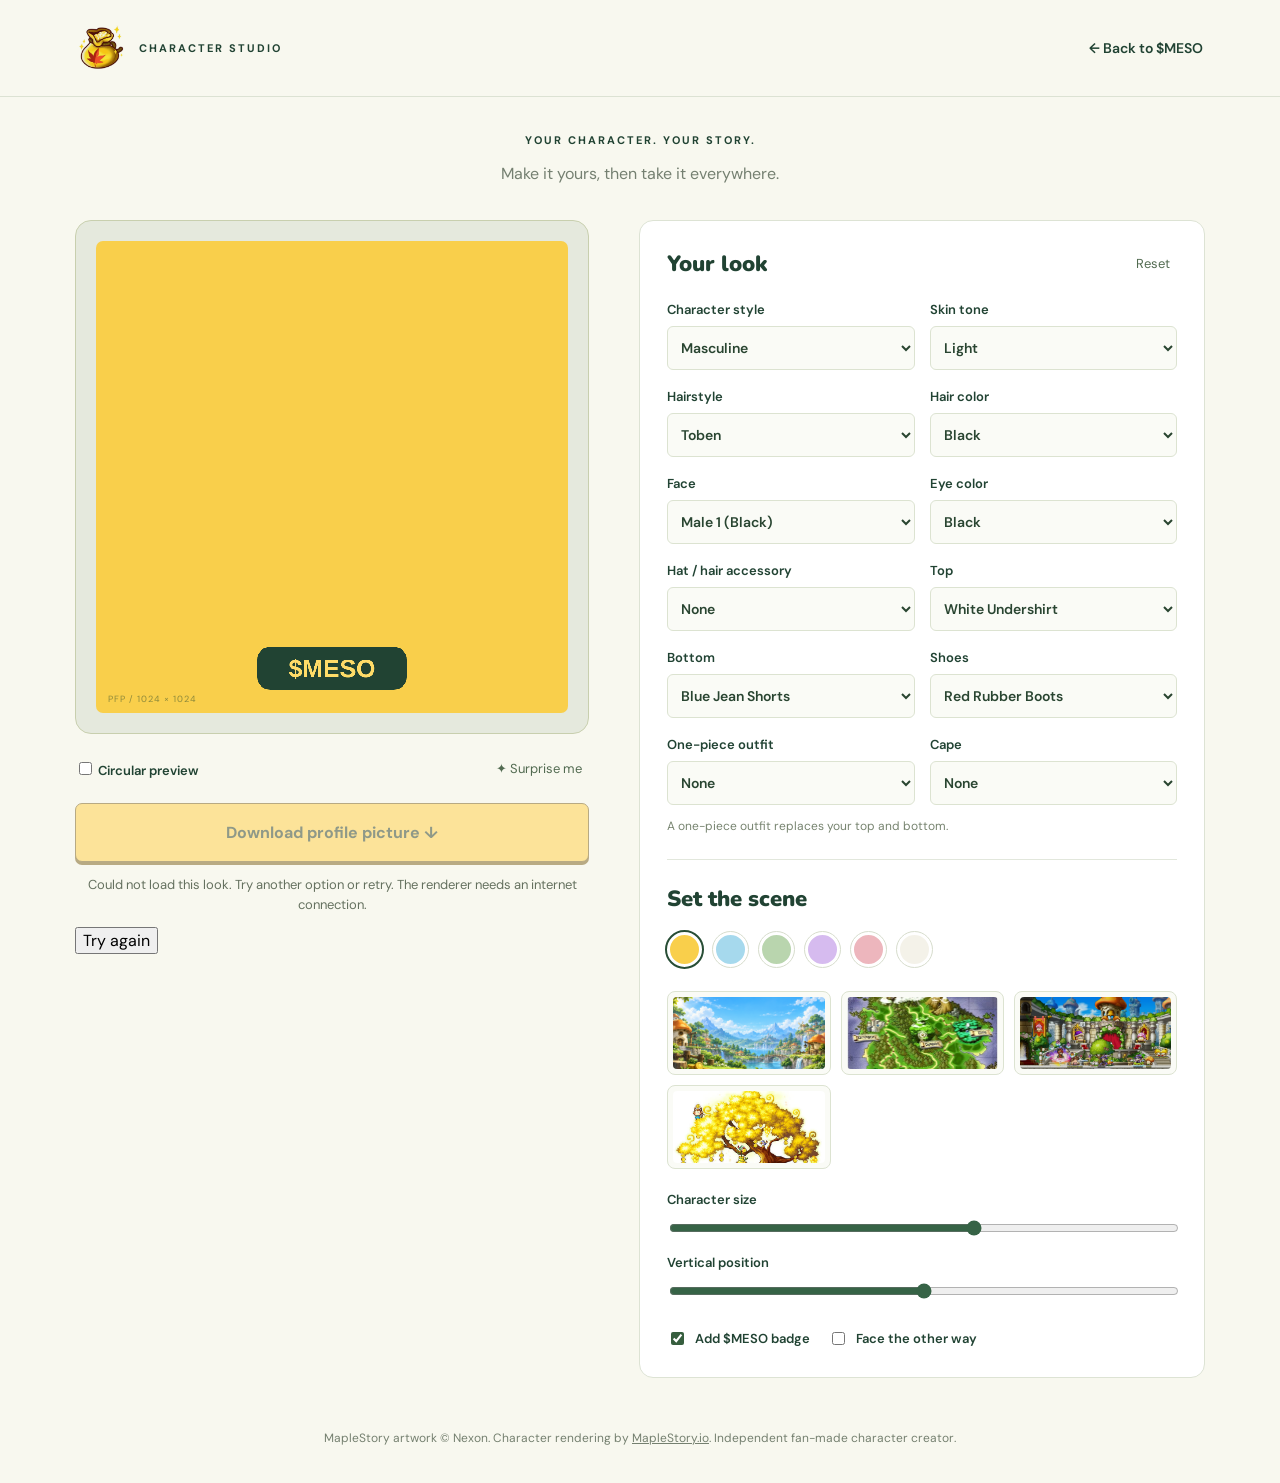
<file: pfp/index.html>
<!doctype html><html lang="en"><head><meta charset="utf-8"><meta name="viewport" content="width=device-width,initial-scale=1"><title>MESO PFP Generator</title><link rel="stylesheet" href="style.css"><link rel="icon" type="image/svg+xml" href="data:image/svg+xml,%3Csvg xmlns='http://www.w3.org/2000/svg' viewBox='0 0 32 32'%3E%3Ccircle cx='16' cy='16' r='14' fill='%23ffc83d' stroke='%23915b17' stroke-width='3'/%3E%3Ctext x='16' y='23' text-anchor='middle' font-size='21' font-weight='bold' fill='%23915b17'%3EM%3C/text%3E%3C/svg%3E"><meta name="description" content="Create your MapleStory profile picture with customizable hair, outfits and scenes. Download your own MESO PFP."></head><body><header><a href="../" aria-label="MESO home"><img class="studio-logo" src="../assets/mesos-bag.png" alt="" width="48" height="48"><span>CHARACTER STUDIO</span></a><a class="back-home" href="../">← Back to $MESO</a></header><main><div class="intro"><p class="eyebrow">YOUR CHARACTER. YOUR STORY.</p><p>Make it yours, then take it everywhere.</p></div><div class="studio"><section class="portrait"><div class="canvas-wrap"><canvas id="portrait" width="1024" height="1024" aria-label="Your customized MapleStory profile picture"></canvas><span class="corner">PFP / 1024 × 1024</span></div><div class="preview-row"><label><input id="circle" type="checkbox"> Circular preview</label><button id="random" class="quiet">✦ Surprise me</button></div><button id="download" class="download" disabled>Download profile picture ↓</button><p id="status" role="status" aria-live="polite">Loading your character…</p><button id="retry" hidden>Try again</button></section><section class="controls"><div class="control-title"><h2>Your look</h2><button id="reset" class="quiet">Reset</button></div><div class="fields"><label>Character style<select id="gender"><option value="0">Masculine</option><option value="1">Feminine</option></select></label><label>Skin tone<select id="skin"><option value="0">Light</option><option value="1">Warm</option><option value="2">Tan</option><option value="3">Deep</option><option value="4">Pale</option></select></label><label>Hairstyle<select id="hair"></select></label><label>Hair color<select id="color"><option value="0">Black</option><option value="1">Red</option><option value="2">Orange</option><option value="3">Blonde</option><option value="4">Green</option><option value="5">Blue</option><option value="6">Purple</option><option value="7">Brown</option></select></label><label>Face<select id="face"></select></label><label>Eye color<select id="eyes"><option value="0">Black</option><option value="1">Blue</option><option value="2">Red</option><option value="3">Green</option><option value="4">Brown</option><option value="5">Emerald</option><option value="6">Violet</option><option value="7">Amethyst</option></select></label><label>Hat / hair accessory<select id="hat"></select></label><label>Top<select id="top"></select></label><label>Bottom<select id="bottom"></select></label><label>Shoes<select id="shoes"></select></label><label>One-piece outfit<select id="overall"></select></label><label>Cape<select id="cape"></select></label></div><p class="hint">A one-piece outfit replaces your top and bottom.</p><div class="divider"></div><h2>Set the scene</h2><div id="backgrounds" class="backgrounds" aria-label="Background color"><button data-bg="#f9cf4b" style="--swatch:#f9cf4b" aria-label="Golden yellow" aria-pressed="true"></button><button data-bg="#a6d9ed" style="--swatch:#a6d9ed" aria-label="Sky blue" aria-pressed="false"></button><button data-bg="#b9d5ae" style="--swatch:#b9d5ae" aria-label="Forest green" aria-pressed="false"></button><button data-bg="#d6bbef" style="--swatch:#d6bbef" aria-label="Lilac" aria-pressed="false"></button><button data-bg="#edb6bd" style="--swatch:#edb6bd" aria-label="Rose" aria-pressed="false"></button><button data-bg="#f4f2e9" style="--swatch:#f4f2e9" aria-label="Cream" aria-pressed="false"></button></div><div class="scene-options"><button data-bg="village" aria-label="Mushroom village" aria-pressed="false"><img src="assets/maple-world.png" alt=""></button><button data-bg="victoria" aria-label="Victoria Island" aria-pressed="false"><img src="assets/victoria-island.png" alt=""></button><button data-bg="castle" aria-label="Mushroom castle" aria-pressed="false"><img src="assets/mushroom-castle.png" alt=""></button><button data-bg="tree" aria-label="Meso tree" aria-pressed="false"><img src="assets/meso-tree.png" alt=""></button></div><label class="range">Character size<input id="zoom" type="range" min="45" max="90" value="72"></label><label class="range">Vertical position<input id="position" type="range" min="35" max="65" value="50"></label><label class="check"><input id="badge" type="checkbox" checked> Add $MESO badge</label><label class="check"><input id="flip" type="checkbox"> Face the other way</label></section></div><footer>MapleStory artwork © Nexon. Character rendering by <a href="https://maplestory.io" target="_blank" rel="noopener">MapleStory.io</a>. Independent fan-made character creator.</footer></main><script src="app.js"></script></body></html>
</file>
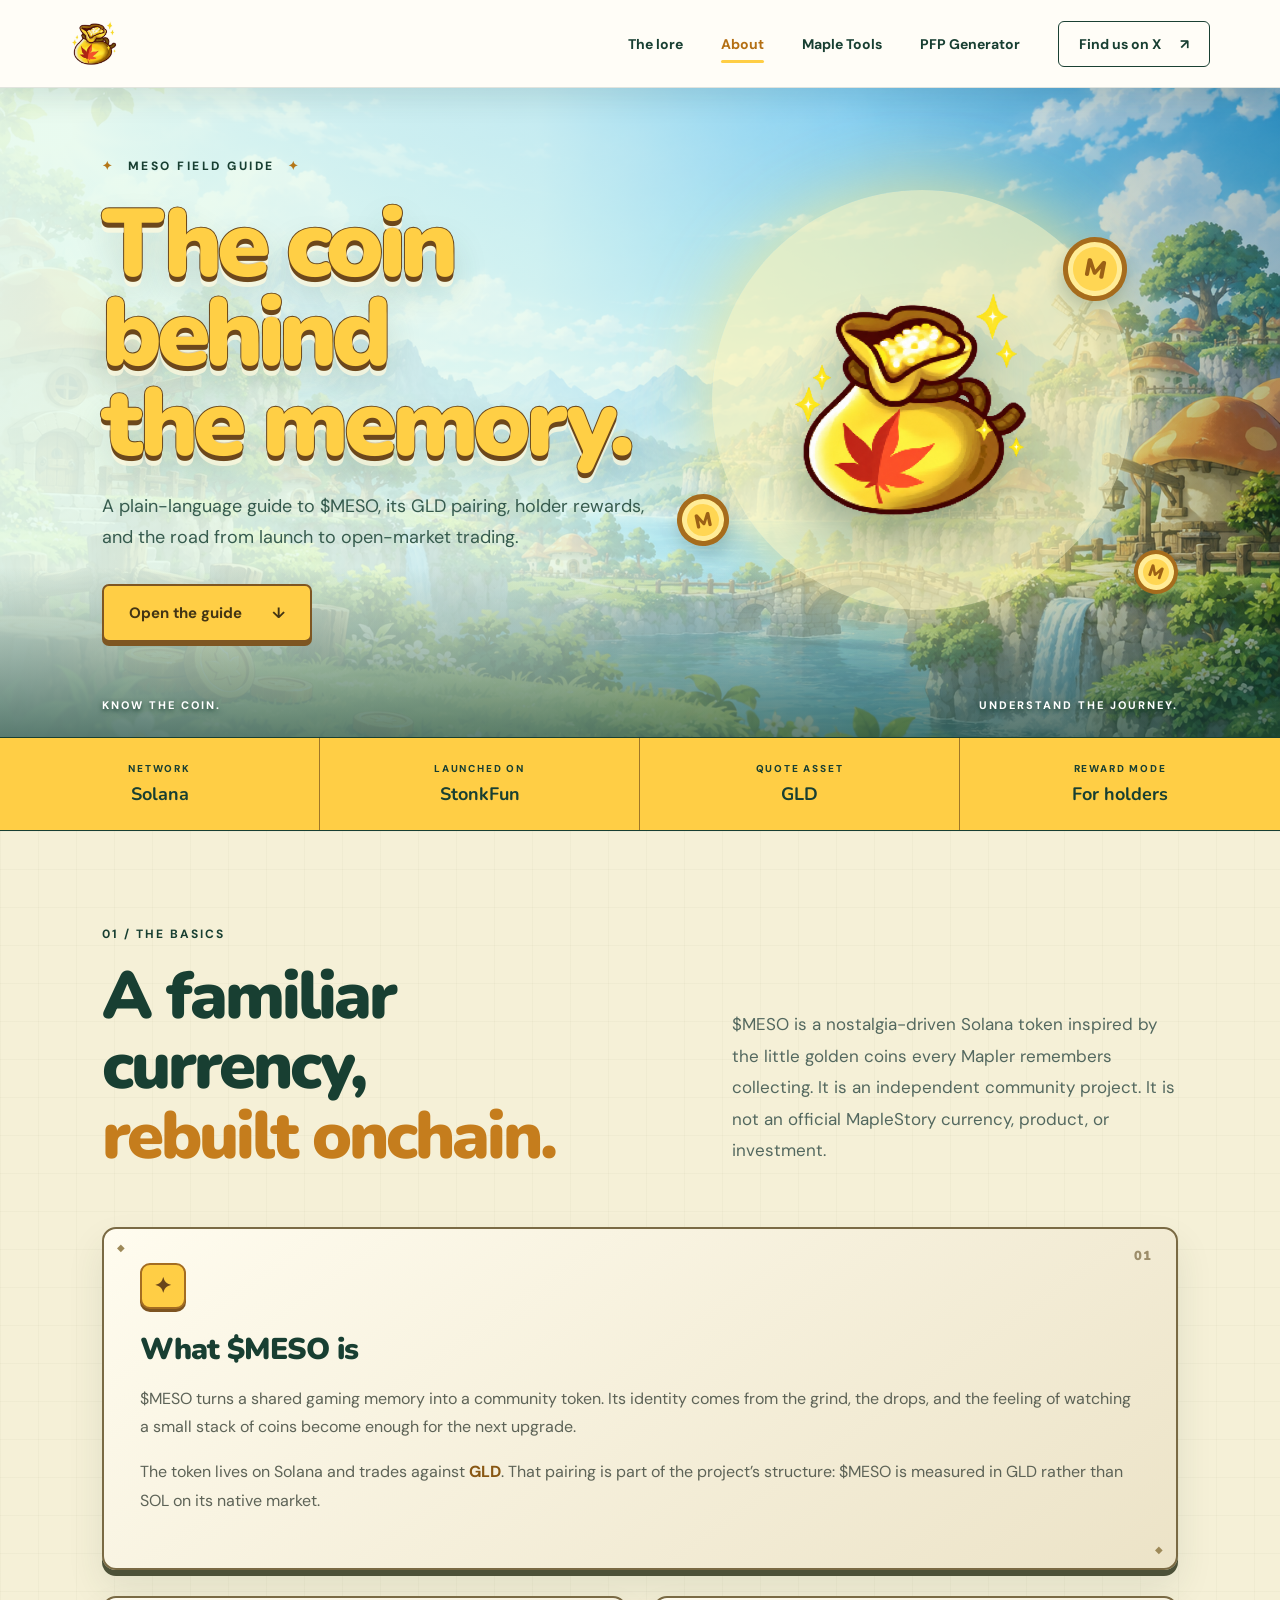
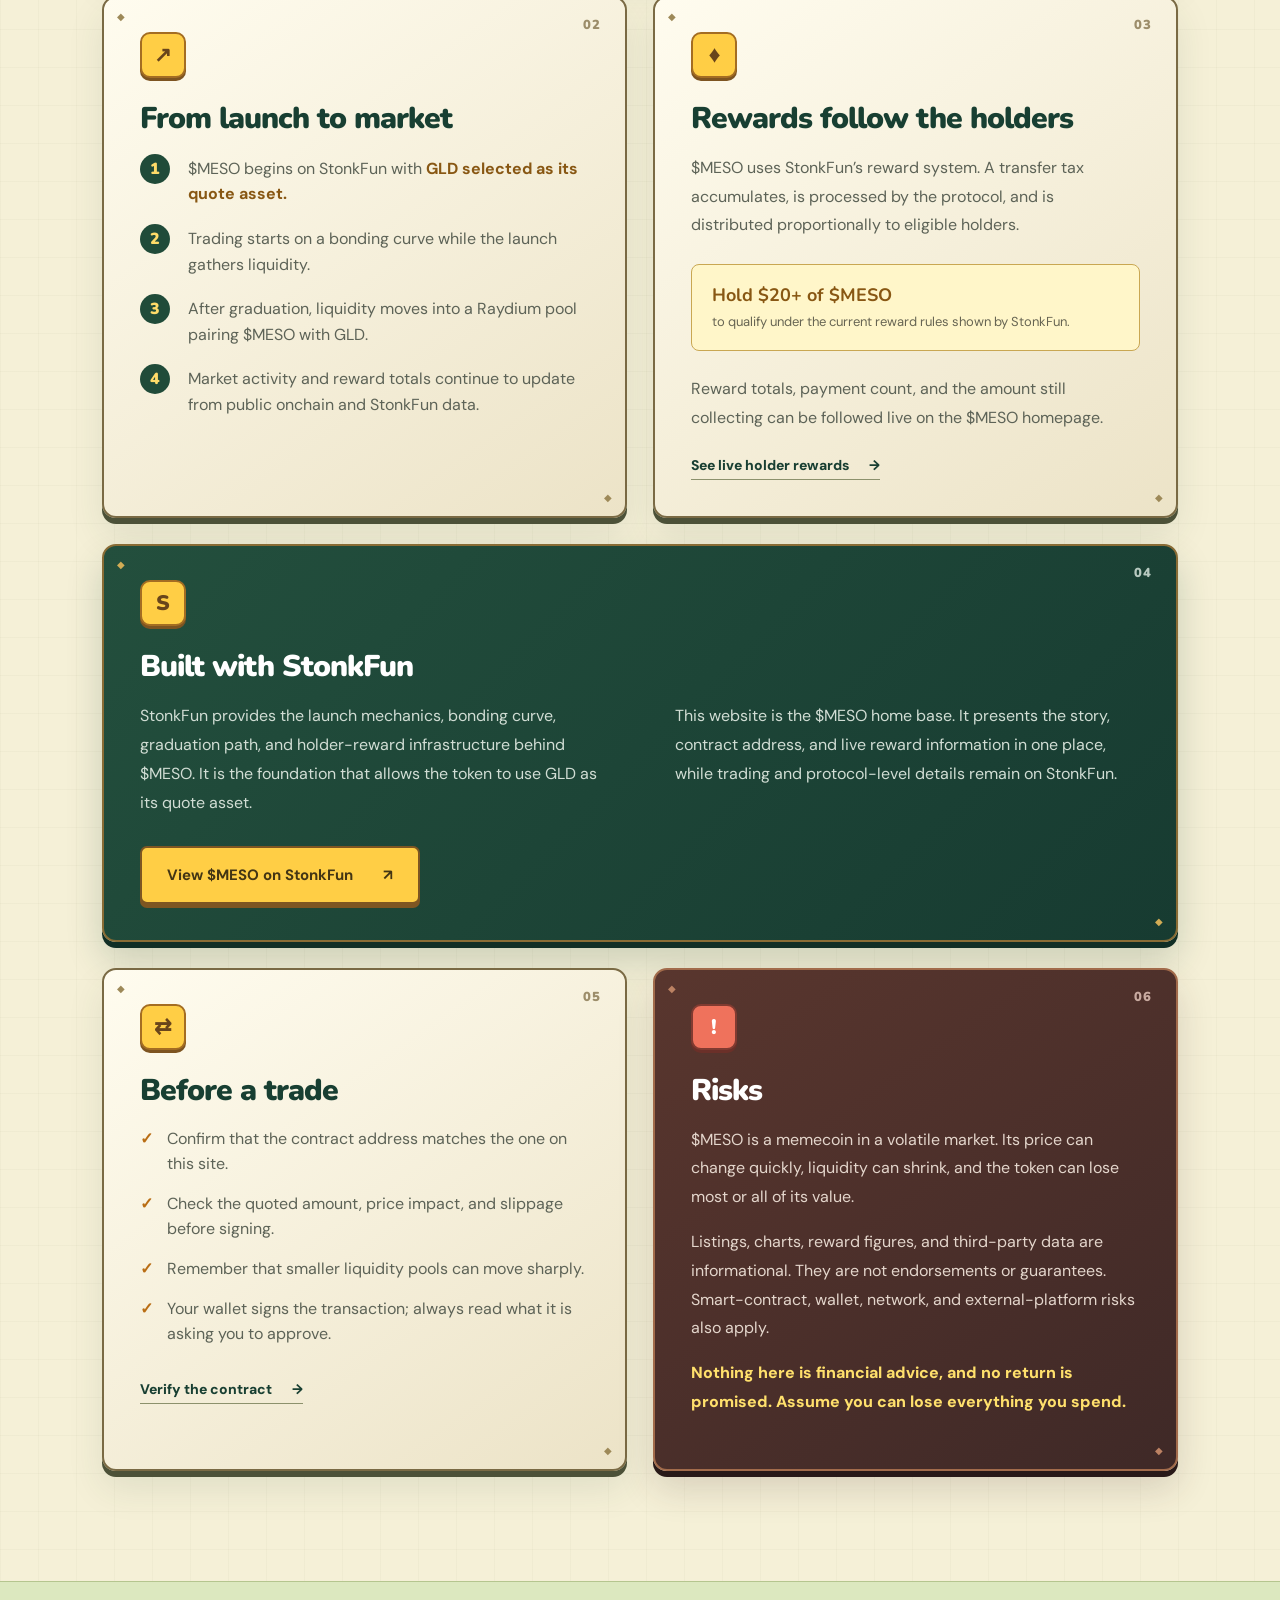
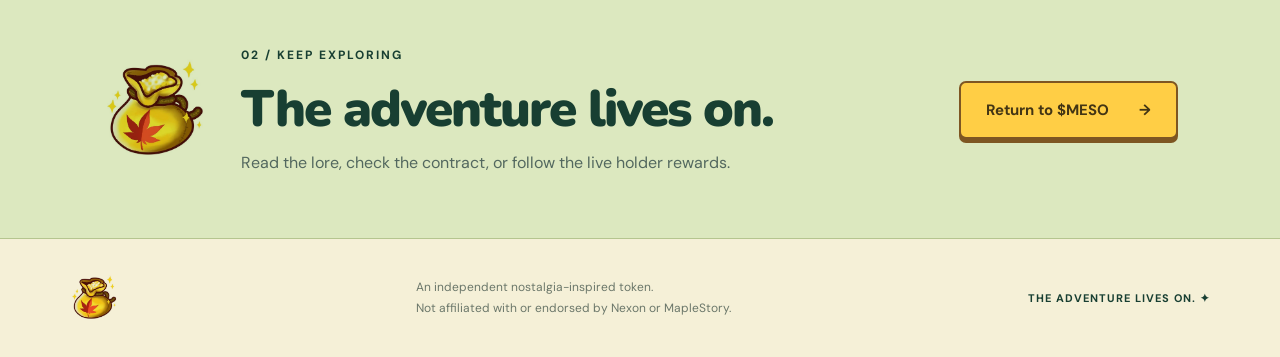
<file: about.html>
<!doctype html>
<html lang="en">
<head>
  <meta charset="UTF-8">
  <meta name="viewport" content="width=device-width,initial-scale=1">
  <title>About $MESO | The coin behind the memory</title>
  <meta name="description" content="Learn how $MESO works, why it is paired with GLD, how holder rewards are distributed, and the risks to understand before taking part.">
  <link rel="icon" type="image/svg+xml" href="data:image/svg+xml,%3Csvg xmlns='http://www.w3.org/2000/svg' viewBox='0 0 32 32'%3E%3Ccircle cx='16' cy='16' r='14' fill='%23ffc83d' stroke='%23915b17' stroke-width='3'/%3E%3Ctext x='16' y='23' text-anchor='middle' font-size='21' font-weight='bold' fill='%23915b17'%3EM%3C/text%3E%3C/svg%3E">
  <link rel="stylesheet" href="style.css">
  <link rel="stylesheet" href="about.css">
</head>
<body class="about-page">
  <header>
    <a class="brand" href="index.html" aria-label="MESO home">
      <img class="bag-logo" src="assets/mesos-bag.png" alt="" width="48" height="48">
    </a>
    <nav aria-label="Main navigation">
      <a href="index.html#lore">The lore</a>
      <a class="nav-current" href="about.html" aria-current="page">About</a>
      <a href="tools.html">Maple Tools</a>
      <a class="pfp-nav" href="pfp/">PFP Generator</a>
      <a class="nav-social" href="https://x.com/MesosOnchain" target="_blank" rel="noopener noreferrer">Find us on X <span>↗</span></a>
    </nav>
  </header>

  <main>
    <section class="about-hero" aria-labelledby="about-title">
      <div class="about-hero-copy">
        <div class="quest-label"><span>✦</span> MESO FIELD GUIDE <span>✦</span></div>
        <h1 id="about-title">The coin behind<br>the memory.</h1>
        <p>A plain-language guide to $MESO, its GLD pairing, holder rewards, and the road from launch to open-market trading.</p>
        <a class="button primary" href="#guide">Open the guide <span aria-hidden="true">↓</span></a>
      </div>
      <div class="about-hero-art" aria-hidden="true">
        <div class="sun-glow"></div>
        <img class="hero-meso-bag" src="assets/mesos-bag-transparent.png" alt="" width="1334" height="1179">
        <span class="floating-coin coin-one">M</span>
        <span class="floating-coin coin-two">M</span>
        <span class="floating-coin coin-three">M</span>
      </div>
      <div class="about-hero-bottom"><span>KNOW THE COIN.</span><span>UNDERSTAND THE JOURNEY.</span></div>
    </section>

    <section class="fact-ribbon" aria-label="MESO quick facts">
      <div><span>NETWORK</span><strong>Solana</strong></div>
      <div><span>LAUNCHED ON</span><strong>StonkFun</strong></div>
      <div><span>QUOTE ASSET</span><strong>GLD</strong></div>
      <div><span>REWARD MODE</span><strong>For holders</strong></div>
    </section>

    <section id="guide" class="about-guide">
      <div class="guide-intro">
        <div>
          <span class="chapter">01 / THE BASICS</span>
          <h2>A familiar currency,<br><em>rebuilt onchain.</em></h2>
        </div>
        <p>$MESO is a nostalgia-driven Solana token inspired by the little golden coins every Mapler remembers collecting. It is an independent community project. It is not an official MapleStory currency, product, or investment.</p>
      </div>

      <div class="guide-grid">
        <article class="quest-card quest-card-wide">
          <div class="card-marker">01</div>
          <div class="card-icon" aria-hidden="true">✦</div>
          <h3>What $MESO is</h3>
          <p>$MESO turns a shared gaming memory into a community token. Its identity comes from the grind, the drops, and the feeling of watching a small stack of coins become enough for the next upgrade.</p>
          <p>The token lives on Solana and trades against <strong>GLD</strong>. That pairing is part of the project’s structure: $MESO is measured in GLD rather than SOL on its native market.</p>
        </article>

        <article class="quest-card">
          <div class="card-marker">02</div>
          <div class="card-icon" aria-hidden="true">↗</div>
          <h3>From launch to market</h3>
          <ol class="journey-list">
            <li><span>1</span><p>$MESO begins on StonkFun with <strong>GLD selected as its quote asset.</strong></p></li>
            <li><span>2</span><p>Trading starts on a bonding curve while the launch gathers liquidity.</p></li>
            <li><span>3</span><p>After graduation, liquidity moves into a Raydium pool pairing $MESO with GLD.</p></li>
            <li><span>4</span><p>Market activity and reward totals continue to update from public onchain and StonkFun data.</p></li>
          </ol>
        </article>

        <article class="quest-card reward-card-about">
          <div class="card-marker">03</div>
          <div class="card-icon" aria-hidden="true">♦</div>
          <h3>Rewards follow the holders</h3>
          <p>$MESO uses StonkFun’s reward system. A transfer tax accumulates, is processed by the protocol, and is distributed proportionally to eligible holders.</p>
          <div class="mini-callout">
            <strong>Hold $20+ of $MESO</strong>
            <span>to qualify under the current reward rules shown by StonkFun.</span>
          </div>
          <p>Reward totals, payment count, and the amount still collecting can be followed live on the $MESO homepage.</p>
          <a class="card-link" href="index.html#rewards">See live holder rewards <span>→</span></a>
        </article>

        <article class="quest-card quest-card-wide stonkfun-card">
          <div class="card-marker">04</div>
          <div class="card-icon" aria-hidden="true">S</div>
          <h3>Built with StonkFun</h3>
          <div class="two-column-copy">
            <p>StonkFun provides the launch mechanics, bonding curve, graduation path, and holder-reward infrastructure behind $MESO. It is the foundation that allows the token to use GLD as its quote asset.</p>
            <p>This website is the $MESO home base. It presents the story, contract address, and live reward information in one place, while trading and protocol-level details remain on StonkFun.</p>
          </div>
          <a class="button primary" href="https://www.stonkfun.xyz/token/86CNkduuBxboTJn6je3w6EjQZQT7yS9LXSR2s1dguw3Q" target="_blank" rel="noopener noreferrer">View $MESO on StonkFun <span aria-hidden="true">↗</span></a>
        </article>

        <article class="quest-card trading-card">
          <div class="card-marker">05</div>
          <div class="card-icon" aria-hidden="true">⇄</div>
          <h3>Before a trade</h3>
          <ul class="check-list">
            <li>Confirm that the contract address matches the one on this site.</li>
            <li>Check the quoted amount, price impact, and slippage before signing.</li>
            <li>Remember that smaller liquidity pools can move sharply.</li>
            <li>Your wallet signs the transaction; always read what it is asking you to approve.</li>
          </ul>
          <a class="card-link" href="index.html#contract">Verify the contract <span>→</span></a>
        </article>

        <article class="quest-card risk-card">
          <div class="card-marker">06</div>
          <div class="card-icon" aria-hidden="true">!</div>
          <h3>Risks</h3>
          <p>$MESO is a memecoin in a volatile market. Its price can change quickly, liquidity can shrink, and the token can lose most or all of its value.</p>
          <p>Listings, charts, reward figures, and third-party data are informational. They are not endorsements or guarantees. Smart-contract, wallet, network, and external-platform risks also apply.</p>
          <p class="risk-emphasis">Nothing here is financial advice, and no return is promised. Assume you can lose everything you spend.</p>
        </article>
      </div>
    </section>

    <section class="about-cta" aria-labelledby="cta-title">
      <img src="assets/mesos-bag.png" alt="" width="120" height="120">
      <div>
        <span class="chapter">02 / KEEP EXPLORING</span>
        <h2 id="cta-title">The adventure lives on.</h2>
        <p>Read the lore, check the contract, or follow the live holder rewards.</p>
      </div>
      <a class="button primary" href="index.html">Return to $MESO <span aria-hidden="true">→</span></a>
    </section>
  </main>

  <footer>
    <a class="brand" href="index.html" aria-label="MESO home"><img class="bag-logo" src="assets/mesos-bag.png" alt="" width="48" height="48"></a>
    <p>An independent nostalgia-inspired token.<br>Not affiliated with or endorsed by Nexon or MapleStory.</p>
    <span>THE ADVENTURE LIVES ON. ✦</span>
  </footer>
</body>
</html>
</file>
<file: pfp/style.css>
@import url('https://fonts.googleapis.com/css2?family=DM+Sans:wght@400;500;600;700&family=Nunito:wght@800;900;1000&display=swap');
*{box-sizing:border-box}body{margin:0;background:#f8f8ef;color:#214333;font:16px 'DM Sans',sans-serif}header{display:flex;justify-content:space-between;align-items:center;padding:24px 6%;border-bottom:1px solid #dce2d3}header a{text-decoration:none;color:inherit;font:1000 27px Nunito,sans-serif}header a span{font:700 11px 'DM Sans',sans-serif;letter-spacing:2px;margin-left:14px}.preview{font-size:11px;letter-spacing:1px;border:1px solid #bac7ae;border-radius:20px;padding:8px 13px}.intro{text-align:center;padding:45px 15px 30px}.eyebrow{font-size:11px;letter-spacing:2px;font-weight:700}h1{font:1000 clamp(32px,4vw,52px)/1.15 Nunito,sans-serif;letter-spacing:-1.5px;margin:12px 0} .intro>p:last-child{color:#758071}main{max-width:1200px;margin:auto}.studio{display:grid;grid-template-columns:1fr 1.1fr;gap:50px;padding:0 35px 30px}.portrait{align-self:start;position:sticky;top:25px}.canvas-wrap{position:relative;border:1px solid #c8cfae;border-radius:16px;overflow:hidden;background:#e5e9dd;padding:20px}canvas{width:100%;height:auto;display:block;border-radius:7px;image-rendering:pixelated}canvas.round{border-radius:50%}.corner{position:absolute;bottom:28px;left:32px;font-size:9px;letter-spacing:1px;color:#24452c80;pointer-events:none}.preview-row{display:flex;justify-content:space-between;align-items:center;padding:19px 0;font-size:13px;gap:10px}button,select,input{font:inherit}button{cursor:pointer}button:disabled{opacity:.5;cursor:wait}.quiet{background:transparent;border:0;color:#526b51;font-size:13px;padding:7px}.download{width:100%;padding:18px;border:1px solid #795d19;border-radius:7px;background:#ffce45;color:#273b23;box-shadow:0 3px #795d19;font-weight:700}#status{font-size:13px;line-height:1.5;text-align:center;color:#65715f;min-height:38px}.controls{background:white;border:1px solid #dde3d4;border-radius:14px;padding:27px}.control-title{display:flex;justify-content:space-between;align-items:center;margin-bottom:22px}h2{font:900 22px Nunito,sans-serif;margin:0}.fields{display:grid;grid-template-columns:1fr 1fr;gap:18px 15px}label{font-size:13px;font-weight:600}select{display:block;width:100%;margin-top:8px;padding:11px 9px;background:#fafbf6;border:1px solid #dce3d1;border-radius:6px;color:#294531;min-width:0;font-size:14px}.fields>label{min-width:0}.hint{font-size:12px;color:#778470;line-height:1.5}.divider{border-top:1px solid #e2e7dc;margin:24px 0}.backgrounds{display:flex;gap:11px;flex-wrap:wrap;margin:18px 0 24px}.backgrounds button{width:35px;height:35px;border:3px solid white;outline:1px solid #d7ddcd;border-radius:50%;background:var(--swatch);color:#34583c}.backgrounds button[aria-pressed=true]{outline:2px solid #284e36}.village{background:url('assets/maple-world.png') center/cover!important}.range{display:block;margin:18px 0}.range input{display:block;width:100%;margin-top:12px;accent-color:#366346}.check{display:inline-flex;align-items:center;gap:8px;margin:12px 18px 0 0}input[type=checkbox]{accent-color:#365e3e}footer{text-align:center;color:#758070;font-size:12px;padding:20px 20px 35px;line-height:1.7}footer a{color:inherit}:focus-visible{outline:3px solid #a37717;outline-offset:4px}@media(max-width:750px){header{padding:20px}header a span{display:none}.studio{grid-template-columns:1fr;gap:25px;padding:0 20px}.portrait{position:static;max-width:460px;width:100%;margin:auto}.controls{padding:20px}.intro{padding-top:30px}.fields{gap:16px 10px}select{font-size:16px}.corner{display:none}}

.scene-options{display:grid;grid-template-columns:repeat(3,minmax(0,1fr));gap:10px;margin-bottom:22px}.scene-options button{padding:5px;background:#fafbf6;border:1px solid #dce3d1;border-radius:8px;color:#294531;overflow:hidden}.scene-options button[aria-pressed=true]{outline:2px solid #284e36;outline-offset:2px}.scene-options img{display:block;width:100%;height:72px;object-fit:cover;border-radius:4px}.scene-options span{display:block;font-size:12px;line-height:1.4;padding:8px 2px}.intro{padding:25px 15px 20px}

header .back-home{font:600 14px "DM Sans",sans-serif;letter-spacing:0}

header>a:first-child{display:flex;align-items:center}.studio-logo{width:48px;height:48px;object-fit:contain;mix-blend-mode:multiply;flex-shrink:0}
</file>
<file: style.css>
@import url('https://fonts.googleapis.com/css2?family=DM+Sans:wght@400;500;600;700&family=Nunito:wght@700;800;900;1000&display=swap');
:root{--ink:#183f32;--gold:#ffce45;--cream:#fffdf3}*{box-sizing:border-box}html{scroll-behavior:smooth;scroll-padding-top:90px}body{margin:0;background:var(--cream);color:var(--ink);font-family:'DM Sans',sans-serif}a{color:inherit;text-decoration:none}button,a{-webkit-tap-highlight-color:transparent}a:focus-visible,button:focus-visible{outline:3px solid #d15b19;outline-offset:6px}header{height:88px;padding:0 5.5%;display:flex;align-items:center;justify-content:space-between;background:#fffdf7;border-bottom:1px solid #173e3220;position:relative;z-index:2}.brand{display:flex;gap:10px;align-items:center;font-family:Nunito,sans-serif;font-size:30px;font-weight:1000;letter-spacing:-1.4px}.brand-dot{font-size:12px;align-self:flex-start;margin-top:5px}.coin{display:inline-flex;align-items:center;justify-content:center;width:36px;height:36px;border:3px solid #b57922;border-radius:50%;background:#ffd75c;color:#a26513;font-size:24px;box-shadow:inset 0 0 0 3px #ffe99c;letter-spacing:0}nav{display:flex;align-items:center;gap:38px;font-size:14px;font-weight:700}.nav-social{border:1px solid #1a4033;border-radius:6px;padding:13px 20px}.nav-social span{margin-left:16px}.hero{height:780px;min-height:650px;max-height:1000px;position:relative;isolation:isolate;text-align:center;background:#b8e8e1 url('assets/maple-world.png') center 59%/cover no-repeat}.hero:before{content:'';position:absolute;inset:0;z-index:-1;background:linear-gradient(180deg,#e4f9ed9c 0%,#e4f9ed35 36%,transparent 68%,#153d3670 100%)}.hero-content{padding:55px 20px 0}.eyebrow{font-size:12px;font-weight:800;letter-spacing:2.4px;display:flex;justify-content:center;gap:16px}.eyebrow span{color:#b27717}h1{font-family:Nunito,sans-serif;font-size:clamp(110px,16vw,220px);font-weight:1000;letter-spacing:-.055em;line-height:1.02;margin:10px 0 12px;color:#ffcf45;-webkit-text-stroke:3px #81531d;paint-order:stroke fill;text-shadow:0 7px 0 #81531d,0 12px 0 #ffffffcf,0 18px 25px #24492c30}h2,h3,p{margin-top:0}.hero h2{font-family:Nunito,sans-serif;font-size:clamp(23px,2.3vw,33px);font-weight:900;letter-spacing:-1px;margin-bottom:12px}.hero p{font-size:17px;line-height:1.65;margin-bottom:25px}.button{display:inline-flex;align-items:center;justify-content:center;gap:30px;border-radius:7px;padding:17px 25px;font-size:15px;font-weight:700;transition:transform .2s,box-shadow .2s}.primary{background:var(--gold);border:2px solid #7e5622;box-shadow:0 4px 0 #7e5622;color:#433514}.button:hover{transform:translateY(-3px);box-shadow:0 7px 0 #7e5622}.hero-bottom{position:absolute;bottom:25px;left:5.5%;right:5.5%;display:flex;justify-content:space-between;color:white;font-size:11px;font-weight:700;letter-spacing:1.5px;text-shadow:0 1px 5px #173f32}.ticker{background:var(--gold);display:flex;justify-content:space-around;gap:20px;padding:24px 4%;border-block:1px solid #183f32;font-family:Nunito,sans-serif;font-weight:1000;font-size:16px;letter-spacing:1px}.ticker i{font-style:normal}.section{padding:86px 8%}.chapter{font-size:12px;letter-spacing:2px;font-weight:700;margin-bottom:40px}.lore-grid{display:grid;grid-template-columns:1fr 1fr;gap:9%}.lore h2,.contract h2{font-family:Nunito,sans-serif;font-size:clamp(40px,4.8vw,66px);font-weight:900;letter-spacing:-2.8px;line-height:1.1}.lore h2 em{font-style:normal;color:#c98222}.story h3{font-size:23px;line-height:1.4;letter-spacing:-.6px}.story p{font-size:16px;line-height:1.85;color:#526259;margin-bottom:22px}.story strong{color:var(--ink)}.text-link{font-size:14px;font-weight:700;border-bottom:1px solid #a3ac8b;padding-bottom:5px;display:inline-block}.memory-line{display:flex;justify-content:space-between;gap:20px;border-top:1px solid #d9dec9;margin-top:65px;padding-top:25px;font-size:12px;letter-spacing:2px;font-weight:700}.contract{background:#e9edce;border-block:1px solid #cdd4ad}.contract-heading{display:flex;justify-content:space-between;align-items:flex-end;gap:30px}.contract-heading h2{margin-bottom:32px}.contract-heading p{line-height:1.8;color:#526259;margin-bottom:37px}.address-box{display:flex;align-items:center;justify-content:space-between;gap:25px;padding:25px 28px;border:1px solid #b2bd92;background:#f9fae9;border-radius:8px}.address-label{display:block;font-size:11px;letter-spacing:1.8px;font-weight:700;margin-bottom:12px}code{font-size:16px;overflow-wrap:anywhere}.address-box button{padding:14px 18px;border:1px solid #214532;border-radius:5px;white-space:nowrap;background:transparent;color:var(--ink);font-family:inherit;font-weight:700;font-size:14px;cursor:pointer}.address-box button:hover{background:#e8eccf}.address-box button span{margin-left:15px}.copy-status{height:20px;margin:10px 0;font-size:13px}.dark{background:#204735;color:white;box-shadow:0 3px 0 #102f24}.dark:hover{box-shadow:0 5px 0 #102f24}footer{padding:35px 5.5%;display:flex;align-items:center;justify-content:space-between;gap:30px}footer p{font-size:12px;line-height:1.7;color:#6b776a;margin:0}footer>span{font-size:11px;letter-spacing:1px;font-weight:700}@media(min-width:1600px){.hero{height:880px}.hero-content{padding-top:75px}}@media(max-width:700px){header{height:74px;padding:0 5%}.brand{font-size:25px}nav{gap:18px;font-size:13px}.nav-social{padding:9px 12px}.nav-social span{display:none}nav>a:nth-child(2){display:none}.hero{height:710px;min-height:0;background-position:55% center}.hero-content{padding-top:55px}.eyebrow{font-size:10px;letter-spacing:1.3px;gap:8px}h1{font-size:122px;margin-top:22px}.hero h2{max-width:320px;margin:25px auto 15px;font-size:28px;line-height:1.15}.hero p{font-size:16px}.hero-bottom{justify-content:center;bottom:20px}.hero-bottom>span{display:none}.ticker{padding:20px 5%;font-size:11px;gap:14px;flex-wrap:wrap}.ticker span:nth-of-type(n+3),.ticker i:nth-of-type(n+2){display:none}.section{padding:58px 7%}.chapter{margin-bottom:30px}.lore-grid{grid-template-columns:1fr;gap:20px}.lore h2,.contract h2{font-size:47px;letter-spacing:-2px}.story h3{font-size:21px}.memory-line{font-size:10px;letter-spacing:1px;line-height:1.6;margin-top:38px}.contract-heading{display:block}.contract-heading h2{margin-bottom:24px}.address-box{padding:22px;align-items:stretch;flex-direction:column;gap:20px}code{font-size:14px;line-height:1.7}.address-box button{width:100%}.dark{width:100%;font-size:14px;padding:17px 12px;gap:15px}footer{padding:30px 7%;flex-wrap:wrap}footer p{order:3;width:100%}footer>span{font-size:9px;max-width:120px;line-height:1.7}}@media(prefers-reduced-motion:reduce){html{scroll-behavior:auto}.button{transition:none}}

.bag-logo{width:48px;height:48px;object-fit:contain;mix-blend-mode:multiply;flex-shrink:0}.ticker{text-align:center}.ticker>span{line-height:1.6}@media(max-width:700px){.bag-logo{width:42px;height:42px}.ticker{font-size:13px;letter-spacing:.6px}}

.meso-pile{display:block;width:100%;height:auto;margin-top:30px;mix-blend-mode:multiply}.lore-illustration{min-width:0}

.guides-button{display:flex;width:fit-content;max-width:100%;margin-top:26px;line-height:1.5}

.pfp-nav{font-weight:700}@media(max-width:700px){header{height:auto;min-height:74px;padding-top:12px;padding-bottom:12px;gap:12px}nav{gap:12px;flex-wrap:wrap;justify-content:flex-end}nav .pfp-nav{display:inline-block}.nav-social{padding:8px}.brand{flex-shrink:0}}@media(max-width:420px){nav{font-size:12px;gap:10px}nav>a:first-child{display:none}}

.ticker a{display:block;width:100%}
.rewards{display:grid;grid-template-columns:minmax(0,.9fr) minmax(420px,1.1fr);align-items:center;gap:8%;background:#173f32;color:#fff;border-bottom:1px solid #0f2d24}.rewards .chapter{color:#f6cb54;margin-bottom:22px}.rewards h2{font-family:Nunito,sans-serif;font-size:clamp(42px,5vw,70px);font-weight:900;letter-spacing:-2.8px;line-height:1.05;margin-bottom:22px}.rewards-copy>p{max-width:620px;color:#d6e1d7;font-size:16px;line-height:1.8;margin-bottom:28px}.rewards-cta{gap:18px}.rewards-card{background:#102f28;border:1px solid #3a6257;border-radius:16px;padding:26px 28px;box-shadow:0 20px 50px #071b1645}.rewards-card-heading{display:flex;align-items:flex-start;gap:12px;padding-bottom:20px}.rewards-card-heading h3{font-family:Nunito,sans-serif;font-size:20px;margin:0 0 3px}.rewards-card-heading p{color:#a9c0b9;font-size:13px;margin:0}.rewards-icon{display:inline-flex;align-items:center;justify-content:center;width:28px;height:28px;border:1px solid #6f9288;border-radius:50%;color:#f6cb54;flex:0 0 auto}.reward-row{display:grid;grid-template-columns:minmax(0,1fr) auto;align-items:start;gap:22px;border-top:1px solid #31554c;padding:20px 0}.reward-row span{display:block;color:#a9c0b9;font-size:13px;margin-bottom:6px}.reward-row p{max-width:480px;color:#8eaaa2;font-size:12px;line-height:1.55;margin:0}.reward-row strong{font-family:Nunito,sans-serif;font-size:22px;line-height:1.25;color:#fff;text-align:right;font-variant-numeric:tabular-nums}.rewards-source{display:flex;justify-content:space-between;gap:20px;padding-top:14px;border-top:1px solid #31554c;color:#91aca4;font-size:11px}.rewards-error .rewards-source{color:#f6cb54}.stonkfun-button{margin-top:8px;gap:18px}

@media(max-width:900px){.rewards{grid-template-columns:1fr;gap:38px}.rewards-copy>p{max-width:none}.rewards-card{max-width:680px;width:100%}}
@media(max-width:700px){.rewards{padding-top:62px;padding-bottom:62px}.rewards h2{font-size:47px;letter-spacing:-2px}.rewards-card{padding:22px 20px}.reward-row{gap:14px}.reward-row strong{font-size:19px}.rewards-source{flex-direction:column;gap:5px}.rewards-cta,.stonkfun-button{width:100%;text-align:center;line-height:1.45}}

@media(max-width:700px){nav>a:nth-child(2){display:inline-block}nav>a:first-child{display:none}}
@media(max-width:420px){nav .pfp-nav{display:none}}

.launch-countdowns{padding:48px 8%;background:#eff3df;border-bottom:1px solid #ccd6b9}.launch-heading .chapter{display:block;margin-bottom:12px}.launch-heading h2{font:900 clamp(26px,3vw,38px)/1.2 Nunito,sans-serif;margin-bottom:24px;letter-spacing:-1px}.launch-grid{display:grid;grid-template-columns:1fr 1fr;gap:20px}.launch-grid article{display:flex;justify-content:space-between;align-items:center;gap:22px;padding:24px;background:#fffdf3;border:1px solid #cad4b6;border-radius:10px}.launch-grid h3{font:900 23px Nunito,sans-serif;margin:0 0 6px}.launch-grid time{font-size:15px;font-weight:700}.launch-grid p{font-size:14px;line-height:1.5;margin:9px 0 0;color:#526259}.launch-number{display:flex;flex-direction:column;align-items:center;flex-shrink:0;min-width:90px}.launch-number strong{font:1000 52px/1.1 Nunito,sans-serif;color:#946010}.launch-number span{font-size:13px;font-weight:700}.launch-note{font-size:13px;color:#526259;margin:18px 0 0}@media(max-width:760px){.launch-countdowns{padding:36px 7%}.launch-grid{grid-template-columns:1fr}.launch-grid article{padding:20px}.launch-number strong{font-size:44px}}
</file>
<file: about.css>
@import url('https://fonts.googleapis.com/css2?family=DM+Sans:wght@400;500;600;700&family=Nunito:wght@700;800;900;1000&display=swap');

.about-page{background:#f5f0d7;color:#183f32}
.about-page header{position:sticky;top:0;z-index:20;box-shadow:0 8px 28px #143c3020}
.nav-current{color:#b46f13;position:relative}
.nav-current:after{content:'';position:absolute;left:0;right:0;bottom:-10px;height:3px;border-radius:3px;background:#ffce45}

.about-hero{min-height:650px;position:relative;isolation:isolate;display:grid;grid-template-columns:1.05fr .95fr;align-items:center;padding:70px 8% 95px;overflow:hidden;background:#b8e8e1 url('assets/maple-world.png') center 64%/cover no-repeat;border-bottom:1px solid #183f32}
.about-hero:before{content:'';position:absolute;inset:0;z-index:-2;background:linear-gradient(90deg,#e7faeeed 0%,#e7faeec9 42%,#d8f2e26b 66%,#153d364f 100%)}
.about-hero:after{content:'';position:absolute;inset:auto 0 0;height:170px;z-index:-1;background:linear-gradient(0deg,#163e34a6,transparent)}
.about-hero-copy{position:relative;z-index:2;max-width:720px}
.quest-label{display:flex;align-items:center;gap:13px;margin-bottom:26px;font-size:12px;font-weight:800;letter-spacing:2.5px}
.quest-label span{color:#b47618}
.about-hero h1{max-width:760px;margin:0 0 23px;font-size:clamp(62px,7.5vw,112px);line-height:.93;text-align:left;letter-spacing:-.055em;-webkit-text-stroke:2px #6c471c;text-shadow:0 5px 0 #6c471c,0 10px 0 #fff9dfbf,0 18px 34px #24492c2e}
.about-hero-copy>p{max-width:600px;margin-bottom:30px;font-size:18px;line-height:1.75;color:#365b4e}
.about-hero-art{position:relative;display:flex;align-items:center;justify-content:center;min-height:430px}
.hero-meso-bag{position:relative;z-index:2;display:block;width:min(430px,88%);height:auto;object-fit:contain;filter:drop-shadow(0 28px 24px #13392e55);animation:bag-float 4.8s ease-in-out infinite}
.sun-glow{position:absolute;width:420px;height:420px;border-radius:50%;background:#fff5b5a8;box-shadow:0 0 80px #ffea86cc}
.floating-coin{position:absolute;z-index:3;display:flex;align-items:center;justify-content:center;width:64px;height:64px;border:5px solid #a66c1d;border-radius:50%;background:#ffd653;color:#9b6116;font-family:Nunito,sans-serif;font-size:25px;font-weight:1000;box-shadow:inset 0 0 0 5px #ffec98,0 10px 18px #173f3236}
.coin-one{top:12%;right:10%;transform:rotate(11deg)}.coin-two{bottom:16%;left:2%;width:52px;height:52px;font-size:20px;transform:rotate(-12deg)}.coin-three{right:0;bottom:5%;width:44px;height:44px;border-width:4px;font-size:17px;transform:rotate(19deg)}
.about-hero-bottom{position:absolute;left:8%;right:8%;bottom:25px;display:flex;justify-content:space-between;color:#fff;font-size:11px;font-weight:800;letter-spacing:2px;text-shadow:0 2px 5px #173f32}

.fact-ribbon{display:grid;grid-template-columns:repeat(4,1fr);background:#ffce45;border-bottom:1px solid #183f32}
.fact-ribbon>div{display:flex;flex-direction:column;gap:7px;padding:24px 30px;text-align:center;border-right:1px solid #9f7727}
.fact-ribbon>div:last-child{border-right:0}.fact-ribbon span{font-size:10px;font-weight:800;letter-spacing:1.8px}.fact-ribbon strong{font-family:Nunito,sans-serif;font-size:18px}

.about-guide{padding:95px 8% 110px;background-color:#f5f0d7;background-image:linear-gradient(#76663f0a 1px,transparent 1px),linear-gradient(90deg,#76663f0a 1px,transparent 1px);background-size:38px 38px}
.guide-intro{display:grid;grid-template-columns:1.1fr .9fr;gap:8%;align-items:end;margin-bottom:55px}
.guide-intro .chapter{display:block;margin-bottom:20px}.guide-intro h2{font-family:Nunito,sans-serif;font-size:clamp(42px,5.2vw,72px);font-weight:1000;line-height:1.05;letter-spacing:-3px;margin:0}.guide-intro h2 em{font-style:normal;color:#c57d1d}.guide-intro>p{font-size:17px;line-height:1.85;color:#53685f;margin:0 0 5px}
.guide-grid{display:grid;grid-template-columns:repeat(2,minmax(0,1fr));gap:26px}
.quest-card{position:relative;overflow:hidden;padding:34px 36px 36px;border:2px solid #7a6a44;border-radius:14px;background:linear-gradient(145deg,#fffcef,#ece3c7);box-shadow:0 6px 0 #4c5138,0 18px 36px #2642351a}
.quest-card:before,.quest-card:after{content:'◆';position:absolute;color:#9d8958;font-size:10px}.quest-card:before{top:12px;left:13px}.quest-card:after{right:13px;bottom:12px}
.quest-card-wide{grid-column:1/-1}.card-marker{position:absolute;right:24px;top:18px;color:#9c8d6a;font-family:Nunito,sans-serif;font-size:13px;font-weight:900;letter-spacing:1px}.card-icon{display:flex;align-items:center;justify-content:center;width:46px;height:46px;margin-bottom:20px;border:2px solid #a46d22;border-radius:10px;background:#ffce45;color:#69451b;font-family:Nunito,sans-serif;font-size:21px;font-weight:1000;box-shadow:0 3px 0 #7d5421}.quest-card h3{font-family:Nunito,sans-serif;font-size:30px;font-weight:1000;letter-spacing:-1px;margin-bottom:15px}.quest-card>p,.two-column-copy p{font-size:16px;line-height:1.8;color:#5d6357}.quest-card strong{color:#885713}.two-column-copy{display:grid;grid-template-columns:1fr 1fr;gap:7%}.stonkfun-card{background:linear-gradient(135deg,#234f3d,#173b31);border-color:#896c35;color:#fff;box-shadow:0 6px 0 #102e25,0 18px 36px #173f3233}.stonkfun-card:before,.stonkfun-card:after{color:#d2ac55}.stonkfun-card .card-marker{color:#b7c9c0}.stonkfun-card .two-column-copy p{color:#d1ddd4}.stonkfun-card .button{margin-top:12px}.journey-list{display:grid;gap:17px;padding:0;margin:0;list-style:none}.journey-list li{display:grid;grid-template-columns:34px 1fr;gap:14px;align-items:start}.journey-list li>span{display:flex;align-items:center;justify-content:center;width:30px;height:30px;border-radius:50%;background:#204b39;color:#ffdb69;font-family:Nunito,sans-serif;font-weight:1000}.journey-list p{margin:2px 0 0;color:#5d6357;line-height:1.6}.mini-callout{display:flex;flex-direction:column;gap:5px;margin:24px 0;padding:18px 20px;border:1px solid #c9a752;border-radius:8px;background:#fff6c9}.mini-callout strong{font-family:Nunito,sans-serif;font-size:18px}.mini-callout span{font-size:13px;line-height:1.5;color:#676553}.card-link{display:inline-flex;align-items:center;gap:20px;margin-top:8px;padding-bottom:5px;border-bottom:1px solid #8c916c;font-size:14px;font-weight:800}.check-list{display:grid;gap:14px;padding:0;margin:0 0 25px;list-style:none}.check-list li{position:relative;padding-left:27px;color:#5d6357;line-height:1.6}.check-list li:before{content:'✓';position:absolute;left:0;top:0;color:#b96d13;font-weight:900}.risk-card{background:linear-gradient(145deg,#59362e,#3f2927);border-color:#a26b4b;color:#fff;box-shadow:0 6px 0 #281918,0 18px 36px #3e272329}.risk-card:before,.risk-card:after{color:#bc8263}.risk-card .card-marker{color:#c8aaa0}.risk-card .card-icon{background:#ef725c;border-color:#813b31;color:#fff;box-shadow:0 3px 0 #6b3029}.risk-card>p{color:#e4d6cc}.risk-card .risk-emphasis{color:#ffe06c;font-weight:800}

.about-cta{display:grid;grid-template-columns:auto 1fr auto;align-items:center;gap:34px;padding:65px 8%;background:#dce8bf;border-block:1px solid #b5c58f}.about-cta>img{width:105px;height:105px;object-fit:contain;mix-blend-mode:multiply}.about-cta .chapter{display:block;margin-bottom:11px}.about-cta h2{font-family:Nunito,sans-serif;font-size:clamp(32px,4vw,52px);font-weight:1000;letter-spacing:-2px;margin-bottom:8px}.about-cta p{color:#53685f;margin:0}

@keyframes bag-float{0%,100%{transform:translateY(0) rotate(-2deg)}50%{transform:translateY(-14px) rotate(2deg)}}

@media(max-width:900px){.about-hero{grid-template-columns:1fr;min-height:760px;padding-top:60px;text-align:center}.about-hero-copy{margin:auto}.about-hero h1{text-align:center}.about-hero-copy>p{margin-inline:auto}.about-hero-art{position:absolute;right:-80px;bottom:20px;min-height:300px;width:380px;opacity:.52}.hero-meso-bag{width:290px}.sun-glow{width:300px;height:300px}.guide-intro{grid-template-columns:1fr;gap:28px}.about-cta{grid-template-columns:auto 1fr}.about-cta .button{grid-column:1/-1;width:100%}.fact-ribbon{grid-template-columns:repeat(2,1fr)}.fact-ribbon>div:nth-child(2){border-right:0}.fact-ribbon>div:nth-child(-n+2){border-bottom:1px solid #9f7727}}
@media(max-width:700px){.about-page header{position:relative}.about-page nav>a:first-child{display:none}.nav-current:after{bottom:-6px}.about-hero{min-height:690px;padding:55px 7% 85px;text-align:left}.about-hero h1{text-align:left;font-size:61px;line-height:.97}.about-hero-copy>p{font-size:16px;margin-inline:0}.about-hero-art{right:-90px;bottom:32px;width:310px}.hero-meso-bag{width:235px}.sun-glow{width:230px;height:230px}.floating-coin{display:none}.about-hero-bottom{left:7%;right:7%;font-size:9px;letter-spacing:1px}.about-hero-bottom span:last-child{display:none}.fact-ribbon>div{padding:19px 12px}.fact-ribbon strong{font-size:16px}.about-guide{padding:65px 7% 75px}.guide-intro h2{font-size:46px;letter-spacing:-2px}.guide-intro>p{font-size:16px}.guide-grid{grid-template-columns:1fr;gap:20px}.quest-card,.quest-card-wide{grid-column:auto;padding:31px 25px 32px}.quest-card h3{font-size:27px}.two-column-copy{grid-template-columns:1fr;gap:0}.stonkfun-card .button{width:100%;text-align:center}.about-cta{grid-template-columns:1fr;text-align:center;padding:50px 7%}.about-cta>img{margin:auto}.about-cta .button{grid-column:auto}.about-cta h2{font-size:40px}}
@media(prefers-reduced-motion:reduce){.hero-meso-bag{animation:none}}
</file>
